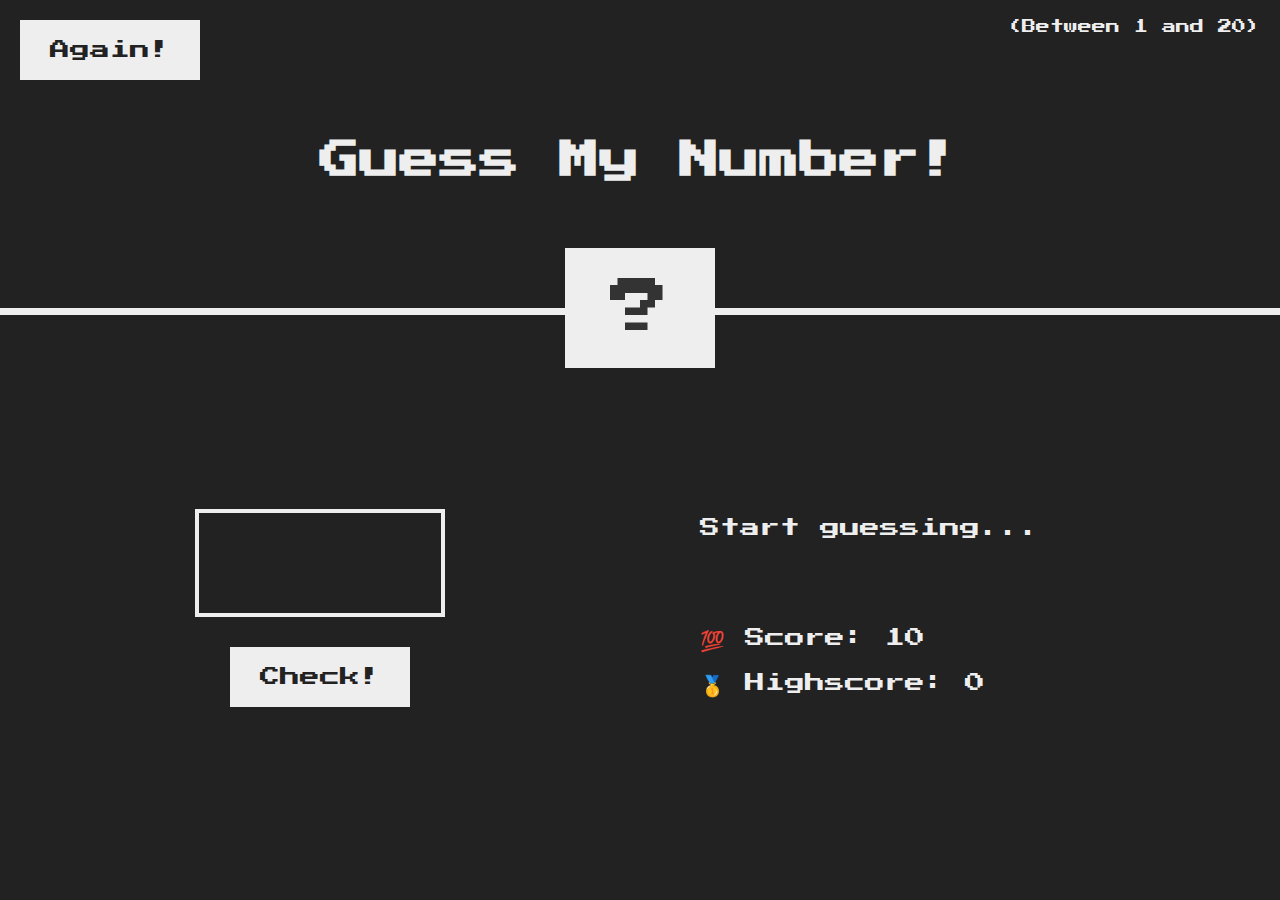
<file: GuessMyNumber/index.html>
<!DOCTYPE html>
<html lang="en">
<head>
    <meta charset="UTF-8">
    <meta name="viewport" content="width=device-width, initial-scale=1.0">
    <title>Guess My Number</title>
    <link rel="stylesheet" href="style.css">
</head>
<body>
    <header>
      <h1>Guess My Number!</h1>
      <p class="between">(Between 1 and 20)</p>
      <button class="btn again" onclick="gameInit()">Again!</button>
      <div class="number">?</div>
    </header>
    <main>
      <section class="left">
        <input type="number" class="guess" />
        <button class="btn check" onclick="checkGuess()">Check!</button>
      </section>
      <section class="right">
        <p class="message">Start guessing...</p>
        <p class="label-score">💯 Score: <span class="score">10</span></p>
        <p class="label-highscore">
          🥇 Highscore: <span class="highscore">0</span>
        </p>
      </section>
    </main>

    <script src="script.js"></script>
</body>
</html>
</file>
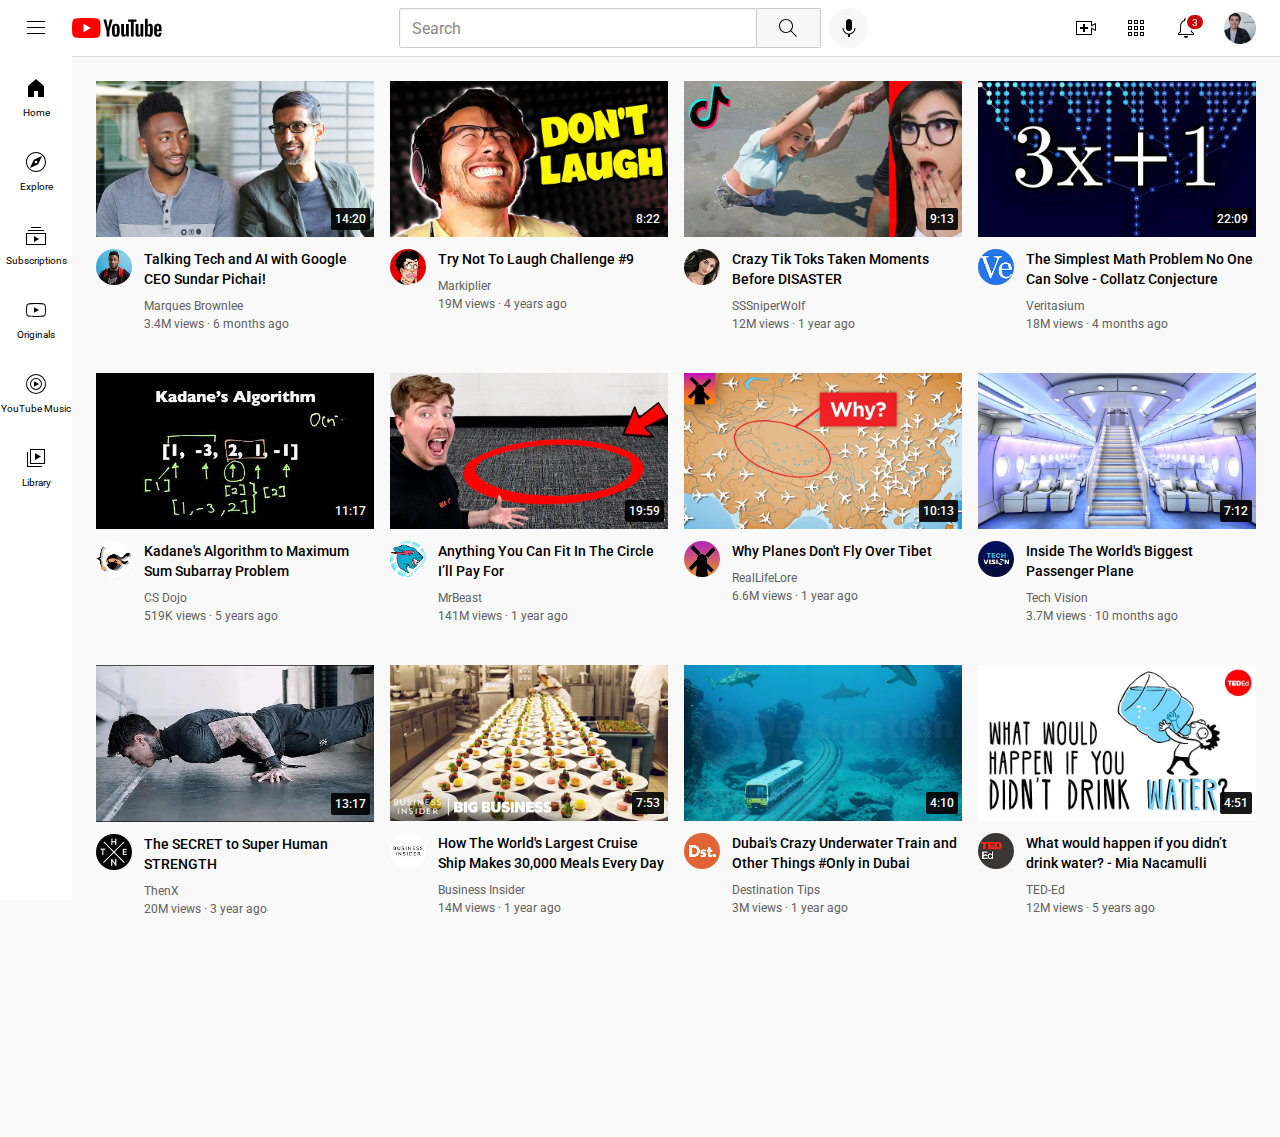
<file: htmlcss/youtube.html>
<!DOCTYPE html>
<html>
  <head>
    <title>YouTube Exercise</title>
    <link rel="preconnect" href="https://fonts.googleapis.com">
    <link rel="preconnect" href="https://fonts.gstatic.com" crossorigin>
    <link href="https://fonts.googleapis.com/css2?family=Roboto:wght@400;500&display=swap" rel="stylesheet">
    <link rel="stylesheet" href="style.css">
  </head>
  <body>
    <div class='Exercises-YouTube'>
      <header class='header'>
        <div class='left-section'>
          <img class='hamburger-menu' src='./icons/hamburger-menu.svg' />
          <img class='youtube-logo' src='./icons/youtube-logo.svg' />
        </div>

        <div class='middle-section'>
          <input class='search-bar' type='text' placeholder='Search' />
          <button class='search-button tooltip-container'>
            <img src='./icons/search.svg' />
            <div class='tooltip'>Search</div>
          </button>
          <button class='voice-search tooltip-container'>
            <img src='./icons/voice-search-icon.svg' />
            <div class='tooltip'>Search with your voice</div>
          </button>
        </div>

        <div class='right-section'>
          <div class='tooltip-container'>
            <img class='icon' src='./icons/upload.svg' />
            <div class='tooltip'>Create</div>
          </div>
          <div class='tooltip-container'>
            <img class='icon' src='./icons/youtube-apps.svg' />
            <div class='tooltip'>YouTube apps</div>
          </div>
          <div class='tooltip-container'>
            <img class='icon' src='./icons/notifications.svg' />
            <div class='notification-count'>3</div>
            <div class='tooltip'>Notifications</div>
          </div>
          <img class='my-channel' src='./channel-profile-pics/my-channel.jpeg' />
        </div>
      </header>

      <nav class='sidebar'>
        <div class='sidebar-link'>
          <img src='./icons/home.svg' />
          <div>Home</div>
        </div>
        <div class='sidebar-link'>
          <img src='./icons/explore.svg' />
          <div>Explore</div>
        </div>
        <div class='sidebar-link'>
          <img src='./icons/subscriptions.svg' />
          <div>Subscriptions</div>
        </div>
        <div class='sidebar-link'>
          <img src='./icons/originals.svg' />
          <div>Originals</div>
        </div>
        <div class='sidebar-link'>
          <img src='./icons/youtube-music.svg' />
          <div>YouTube Music</div>
        </div>
        <div class='sidebar-link'>
          <img src='./icons/library.svg' />
          <div>Library</div>
        </div>
      </nav>

      <main>
        <section class='video-grid'>
          <div class='video-card'>
            <div class='thumbnail-container'>
              <a href='https://www.youtube.com/watch?v=n2RNcPRtAiY'>
                <img class='thumbnail' src='./thumbnails/thumbnail-1.webp' />
              </a>
              <div class='video-time'>14:20</div>
            </div>
            <div class='video-info-grid'>
              <div class='channel-profile-pic'>
                <a href='https://www.youtube.com/c/mkbhd'>
                  <img src='./channel-profile-pics/channel-1.jpeg' />
                </a>
              </div>
              <div class='video-info'>
                <p class='video-title'>
                  <a class='video-link' href='https://www.youtube.com/watch?v=n2RNcPRtAiY'>
                    Talking Tech and AI with Google CEO Sundar Pichai!
                  </a>
                </p>
                <p class='channel-name'>
                  <a class='channel-link' href='https://www.youtube.com/c/mkbhd'>
                    Marques Brownlee
                  </a>
                </p>
                <p class='video-stats'>
                  3.4M views &#183; 6 months ago
                </p>
              </div>
            </div>
          </div>

          <div class='video-card'>
            <div class='thumbnail-container'>
              <a href='https://www.youtube.com/watch?v=mP0RAo9SKZk'>
                <img class='thumbnail' src='./thumbnails/thumbnail-2.webp' />
              </a>
              <div class='video-time'>8:22</div>
            </div>
            <div class='video-info-grid'>
              <div class='channel-profile-pic'>
                <a href='https://www.youtube.com/c/markiplier'>
                  <img src='./channel-profile-pics/channel-2.jpeg' />
                </a>
              </div>
              <div class='video-info'>
                <p class='video-title'>
                  <a class='video-link' href='https://www.youtube.com/watch?v=mP0RAo9SKZk'>
                    Try Not To Laugh Challenge #9
                  </a>
                </p>
                <p class='channel-name'>
                  <a class='channel-link' href='https://www.youtube.com/c/markiplier'>
                    Markiplier
                  </a>
                </p>
                <p class='video-stats'>
                  19M views &#183; 4 years ago
                </p>
              </div>
            </div>
          </div>

          <div class='video-card'>
            <div class='thumbnail-container'>
              <a href='https://www.youtube.com/watch?v=FgjPQQeTh1w'>
                <img class='thumbnail' src='./thumbnails/thumbnail-3.webp' />
              </a>
              <div class='video-time'>9:13</div>
            </div>
            <div class='video-info-grid'>
              <div class='channel-profile-pic'>
                <a href='https://www.youtube.com/user/SSSniperWolf'>
                  <img src='./channel-profile-pics/channel-3.jpeg' />
                </a>
              </div>
              <div class='video-info'>
                <p class='video-title'>
                  <a class='video-link' href='https://www.youtube.com/watch?v=FgjPQQeTh1w'>
                    Crazy Tik Toks Taken Moments Before DISASTER
                  </a>
                </p>
                <p class='channel-name'>
                  <a class='channel-link' href='https://www.youtube.com/user/SSSniperWolf'>
                    SSSniperWolf
                  </a>
                </p>
                <p class='video-stats'>
                  12M views &#183; 1 year ago
                </p>
              </div>
            </div>
          </div>

          <div class='video-card'>
            <div class='thumbnail-container'>
              <a href='https://www.youtube.com/watch?v=094y1Z2wpJg'>
                <img class='thumbnail' src='./thumbnails/thumbnail-4.webp' />
              </a>
              <div class='video-time'>22:09</div>
            </div>
            <div class='video-info-grid'>
              <div class='channel-profile-pic'>
                <a href='https://www.youtube.com/c/veritasium'>
                  <img src='./channel-profile-pics/channel-4.jpeg' />
                </a>
              </div>
              <div class='video-info'>
                <p class='video-title'>
                  <a class='video-link' href='https://www.youtube.com/watch?v=094y1Z2wpJg'>
                    The Simplest Math Problem No One Can Solve - Collatz Conjecture
                  </a>
                </p>
                <p class='channel-name'>
                  <a class='channel-link' href='https://www.youtube.com/c/veritasium'>
                    Veritasium
                  </a>
                </p>
                <p class='video-stats'>
                  18M views &#183; 4 months ago
                </p>
              </div>
            </div>
          </div>

          <div class='video-card'>
            <div class='thumbnail-container'>
              <a href='https://www.youtube.com/watch?v=86CQq3pKSUw'>
                <img class='thumbnail' src='./thumbnails/thumbnail-5.webp' />
              </a>
              <div class='video-time'>11:17</div>
            </div>
            <div class='video-info-grid'>
              <div class='channel-profile-pic'>
                <a href='https://www.youtube.com/c/CSDojo'>
                  <img src='./channel-profile-pics/channel-5.jpeg' />
                </a>
              </div>
              <div class='video-info'>
                <p class='video-title'>
                  <a class='video-link' href='https://www.youtube.com/watch?v=86CQq3pKSUw'>
                    Kadane's Algorithm to Maximum Sum Subarray Problem
                  </a>
                </p>
                <p class='channel-name'>
                  <a class='channel-link' href='https://www.youtube.com/c/CSDojo'>
                    CS Dojo
                  </a>
                </p>
                <p class='video-stats'>
                  519K views &#183; 5 years ago
                </p>
              </div>
            </div>
          </div>

          <div class='video-card'>
            <div class='thumbnail-container'>
              <a href='https://www.youtube.com/watch?v=yXWw0_UfSFg'>
                <img class='thumbnail' src='./thumbnails/thumbnail-6.webp' />
              </a>
              <div class='video-time'>19:59</div>
            </div>
            <div class='video-info-grid'>
              <div class='channel-profile-pic'>
                <a href='https://www.youtube.com/channel/UCX6OQ3DkcsbYNE6H8uQQuVA'>
                  <img src='./channel-profile-pics/channel-6.jpeg' />
                </a>
              </div>
              <div class='video-info'>
                <p class='video-title'>
                  <a class='video-link' href='https://www.youtube.com/watch?v=yXWw0_UfSFg'>
                    Anything You Can Fit In The Circle I’ll Pay For
                  </a>
                </p>
                <p class='channel-name'>
                  <a class='channel-link' href='https://www.youtube.com/channel/UCX6OQ3DkcsbYNE6H8uQQuVA'>
                    MrBeast
                  </a>
                </p>
                <p class='video-stats'>
                  141M views &#183; 1 year ago
                </p>
              </div>
            </div>
          </div>

          <div class='video-card'>
            <div class='thumbnail-container'>
              <a href='https://www.youtube.com/watch?v=fNVa1qMbF9Y'>
                <img class='thumbnail' src='./thumbnails/thumbnail-7.webp' />
              </a>
              <div class='video-time'>10:13</div>
            </div>
            <div class='video-info-grid'>
              <div class='channel-profile-pic'>
                <a href='https://www.youtube.com/channel/UCP5tjEmvPItGyLhmjdwP7Ww'>
                  <img src='./channel-profile-pics/channel-7.jpeg' />
                </a>
              </div>
              <div class='video-info'>
                <p class='video-title'>
                  <a class='video-link' href='https://www.youtube.com/watch?v=fNVa1qMbF9Y'>
                    Why Planes Don't Fly Over Tibet
                  </a>
                </p>
                <p class='channel-name'>
                  <a class='channel-link' href='https://www.youtube.com/channel/UCP5tjEmvPItGyLhmjdwP7Ww'>
                    RealLifeLore
                  </a>
                </p>
                <p class='video-stats'>
                  6.6M views &#183; 1 year ago
                </p>
              </div>
            </div>
          </div>

          <div class='video-card'>
            <div class='thumbnail-container'>
              <a href='https://www.youtube.com/watch?v=lFm4EM1juls'>
                <img class='thumbnail' src='./thumbnails/thumbnail-8.webp' />
              </a>
              <div class='video-time'>7:12</div>
            </div>
            <div class='video-info-grid'>
              <div class='channel-profile-pic'>
                <a href='https://www.youtube.com/channel/UCHAK6CyegY22Zj2GWrcaIxg'>
                  <img src='./channel-profile-pics/channel-8.jpeg' />
                </a>
              </div>
              <div class='video-info'>
                <p class='video-title'>
                  <a class='video-link' href='https://www.youtube.com/watch?v=lFm4EM1juls'>
                    Inside The World's Biggest Passenger Plane
                  </a>
                </p>
                <p class='channel-name'>
                  <a class='channel-link' href='https://www.youtube.com/channel/UCHAK6CyegY22Zj2GWrcaIxg'>
                    Tech Vision
                  </a>
                </p>
                <p class='video-stats'>
                  3.7M views &#183; 10 months ago
                </p>
              </div>
            </div>
          </div>

          <div class='video-card'>
            <div class='thumbnail-container'>
              <a href='https://www.youtube.com/watch?v=ixmxOlcrlUc'>
                <img class='thumbnail' src='./thumbnails/thumbnail-9.webp' />
              </a>
              <div class='video-time'>13:17</div>
            </div>
            <div class='video-info-grid'>
              <div class='channel-profile-pic'>
                <a href='https://www.youtube.com/c/OFFICIALTHENXSTUDIOS'>
                  <img src='./channel-profile-pics/channel-9.jpeg' />
                </a>
              </div>
              <div class='video-info'>
                <p class='video-title'>
                  <a class='video-link' href='https://www.youtube.com/watch?v=ixmxOlcrlUc'>
                    The SECRET to Super Human STRENGTH
                  </a>
                </p>
                <p class='channel-name'>
                  <a class='channel-link' href='https://www.youtube.com/c/OFFICIALTHENXSTUDIOS'>
                    ThenX
                  </a>
                </p>
                <p class='video-stats'>
                  20M views &#183; 3 year ago
                </p>
              </div>
            </div>
          </div>

          <div class='video-card'>
            <div class='thumbnail-container'>
              <a href='https://www.youtube.com/watch?v=R2vXbFp5C9o'>
                <img class='thumbnail' src='./thumbnails/thumbnail-10.webp' />
              </a>
              <div class='video-time'>7:53</div>
            </div>
            <div class='video-info-grid'>
              <div class='channel-profile-pic'>
                <a href='https://www.youtube.com/user/businessinsider'>
                  <img src='./channel-profile-pics/channel-10.jpeg' />
                </a>
              </div>
              <div class='video-info'>
                <p class='video-title'>
                  <a class='video-link' href='https://www.youtube.com/watch?v=R2vXbFp5C9o'>
                    How The World's Largest Cruise Ship Makes 30,000 Meals Every Day
                  </a>
                </p>
                <p class='channel-name'>
                  <a class='channel-link' href='https://www.youtube.com/user/businessinsider'>
                    Business Insider
                  </a>
                </p>
                <p class='video-stats'>
                  14M views &#183; 1 year ago
                </p>
              </div>
            </div>
          </div>

          <div class='video-card'>
            <div class='thumbnail-container'>
              <a href='https://www.youtube.com/watch?v=0nZuYyXET3s'>
                <img class='thumbnail' src='./thumbnails/thumbnail-11.webp' />
              </a>
              <div class='video-time'>4:10</div>
            </div>
            <div class='video-info-grid'>
              <div class='channel-profile-pic'>
                <a href='https://www.youtube.com/c/Destinationtips'>
                  <img src='./channel-profile-pics/channel-11.jpeg' />
                </a>
              </div>
              <div class='video-info'>
                <p class='video-title'>
                  <a class='video-link' href='https://www.youtube.com/watch?v=0nZuYyXET3s'>
                    Dubai's Crazy Underwater Train and Other Things #Only in Dubai
                  </a>
                </p>
                <p class='channel-name'>
                  <a class='channel-link' href='https://www.youtube.com/c/Destinationtips'>
                    Destination Tips
                  </a>
                </p>
                <p class='video-stats'>
                  3M views &#183; 1 year ago
                </p>
              </div>
            </div>
          </div>

          <div class='video-card'>
            <div class='thumbnail-container'>
              <a href='https://www.youtube.com/watch?v=9iMGFqMmUFs'>
                <img class='thumbnail' src='./thumbnails/thumbnail-12.webp' />
              </a>
              <div class='video-time'>4:51</div>
            </div>
            <div class='video-info-grid'>
              <div class='channel-profile-pic'>
                <a href='https://www.youtube.com/teded'>
                  <img src='./channel-profile-pics/channel-12.jpeg' />
                </a>
              </div>
              <div class='video-info'>
                <p class='video-title'>
                  <a class='video-link' href='https://www.youtube.com/watch?v=9iMGFqMmUFs'>
                    What would happen if you didn’t drink water? - Mia Nacamulli
                  </a>
                </p>
                <p class='channel-name'>
                  <a class='channel-link' href='https://www.youtube.com/teded'>
                    TED-Ed
                  </a>
                </p>
                <p class='video-stats'>
                  12M views &#183; 5 years ago
                </p>
              </div>
            </div>
          </div>
        </section>
      </main>
    </div>
  </body>
</html>
</file>
<file: GuessMyNumber/style.css>
@import url('https://fonts.googleapis.com/css?family=Press+Start+2P&display=swap');

* {
  margin: 0;
  padding: 0;
  box-sizing: inherit;
}

html {
  font-size: 62.5%;
  box-sizing: border-box;
}

body {
  font-family: 'Press Start 2P', sans-serif;
  color: #eee;
  background-color: #222;
  /* background-color: #60b347; */
}

/* LAYOUT */
header {
  position: relative;
  height: 35vh;
  border-bottom: 7px solid #eee;
}

main {
  height: 65vh;
  color: #eee;
  display: flex;
  align-items: center;
  justify-content: space-around;
}

.left {
  width: 52rem;
  display: flex;
  flex-direction: column;
  align-items: center;
}

.right {
  width: 52rem;
  font-size: 2rem;
}

/* ELEMENTS STYLE */
h1 {
  font-size: 4rem;
  text-align: center;
  position: absolute;
  width: 100%;
  top: 52%;
  left: 50%;
  transform: translate(-50%, -50%);
}

.number {
  background: #eee;
  color: #333;
  font-size: 6rem;
  width: 15rem;
  padding: 3rem 0rem;
  text-align: center;
  position: absolute;
  bottom: 0;
  left: 50%;
  transform: translate(-50%, 50%);
}

.between {
  font-size: 1.4rem;
  position: absolute;
  top: 2rem;
  right: 2rem;
}

.again {
  position: absolute;
  top: 2rem;
  left: 2rem;
}

.guess {
  background: none;
  border: 4px solid #eee;
  font-family: inherit;
  color: inherit;
  font-size: 5rem;
  padding: 2.5rem;
  width: 25rem;
  text-align: center;
  display: block;
  margin-bottom: 3rem;
}

.btn {
  border: none;
  background-color: #eee;
  color: #222;
  font-size: 2rem;
  font-family: inherit;
  padding: 2rem 3rem;
  cursor: pointer;
}

.btn:hover {
  background-color: #ccc;
}

.message {
  margin-bottom: 8rem;
  height: 3rem;
}

.label-score {
  margin-bottom: 2rem;
}
</file>
<file: htmlcss/style.css>
* {
        box-sizing: border-box;
      }

      body {
        margin: 0;
      }

      .Exercises-YouTube {
        font-family: Roboto, Arial, sans-serif;
        padding-top: 57px;
        padding-left: 72px;
        background-color: rgb(249, 249, 249);
      }

      .header {
        display: flex;
        height: 57px;
        border-bottom: 1px solid rgb(222, 222, 222);
        margin-bottom: 20px;
        justify-content: space-between;
        align-items: center;

        position: fixed;
        top: 0;
        left: 0;
        right: 0;
        background-color: white;

        z-index: 100;
      }

      .left-section {
        display: flex;
        align-items: center;
      }

      .left-section .hamburger-menu {
        height: 24px;
        margin-left: 24px;
        margin-right: 24px;
        cursor: pointer;
      }

      .left-section .youtube-logo {
        height: 20px;
        cursor: pointer;
      }

      .middle-section {
        display: flex;
        align-items: center;
        flex: 1;
        max-width: 470px;
        margin-left: 60px;
      }

      .middle-section .search-button img {
        height: 24px;
      }

      .middle-section .voice-search {
        cursor: pointer;
        height: 40px;
        width: 40px;
        border-radius: 20px;
        border: none;
        background-color: rgb(248, 248, 248);

        display: flex;
        justify-content: center;
        align-items: center;
      }

      .middle-section .voice-search img {
        height: 24px;
      }

      .right-section {
        display: flex;
        align-items: center;
        width: 182px;
        justify-content: space-between;
        margin-right: 24px;
        margin-left: 29px;
        flex-shrink: 0;
      }

      .right-section .icon {
        cursor: pointer;
        height: 24px;
      }

      .right-section .my-channel {
        height: 32px;
        cursor: pointer;
      }

      .notification-count {
        background-color: rgb(204, 0, 0);
        border-radius: 80px;
        position: absolute;
        top: -3px;
        right: -7px;
        color: white;
        border: 2px solid white;
        display: flex;
        justify-content: center;
        align-items: center;
        font-size: 10px;
        padding: 1.5px 5px;
        pointer-events: none;
      }

      .search-bar {
        font-family: Roboto, Arial, sans-serif;
        height: 40px;
        flex: 1;
        width: 0;
        min-width: 0;
        padding-left: 12px;
        font-size: 16px;
        -webkit-font-smoothing: antialiased;

        border: 1px solid rgb(204, 204, 204);
        border-top-left-radius: 2px;
        border-bottom-left-radius: 2px;

        box-shadow: inset 0px 1px 2px rgb(238, 238, 238)
      }

      .search-bar:focus {
        outline: 1px solid rgb(31, 92, 198);
        outline-offset: -1px;
      }

      .search-bar::placeholder {
        color: rgb(136, 136, 136);
        font-size: 16px;
        -webkit-font-smoothing: antialiased;
      }

      .search-button {
        height: 40px;
        width: 64px;

        border: 1px solid rgb(204, 204, 204);
        border-left: none;
        border-top-right-radius: 2px;
        border-bottom-right-radius: 2px;

        background-color: rgb(247, 247, 247);
        cursor: pointer;
        margin-right: 8px;

        display: flex;
        align-items: center;
        justify-content: center;
      }

      .search-button:hover {
        background-color: rgb(239, 239, 239);
      }

      .search-button:active {
        background-color: rgb(232, 232, 232);
      }

      .sidebar {
        position: fixed;
        left: 0;
        top: 56px;
        bottom: 0;

        background-color: white;
        width: 72px;
        padding-top: 4px;

        z-index: 200;
      }

      .sidebar-link {
        font-size: 10px;
        height: 74px;

        display: flex;
        flex-direction: column;
        justify-content: center;
        align-items: center;

        cursor: pointer;
      }

      .sidebar-link:hover {
        background-color: rgb(238, 238, 238);
      }

      .sidebar-link img {
        height: 24px;
        margin-bottom: 6.5px;
      }

      .tooltip {
        background-color: rgba(96, 96, 96, 0.9);
        color: white;
        font-size: 12px;
        padding: 8px;
        border-radius: 2px;
        position: absolute;

        bottom: -50px;

        opacity: 0;
        transition: opacity 0.15s;
        pointer-events: none;
        white-space: nowrap;
      }

      .tooltip-container {
        position: relative;
        display: flex;
        justify-content: center;
      }

      .tooltip-container:hover .tooltip {
        opacity: 1;
      }

      main {
        min-height: 120vh;
      }

      .video-grid {
        display: grid;
        grid-template-columns: 1fr 1fr;
        column-gap: 8px;
        row-gap: 22px;
        padding: 20px;
      }

      @media (min-width: 870px) and (max-width: 1124px) {
        .video-grid {
          grid-template-columns: 1fr 1fr 1fr;
        }
      }

      @media (min-width: 1125px) {
        .video-grid {
          grid-template-columns: 1fr 1fr 1fr 1fr;
        }
      }

      .thumbnail {
        width: 100%;
      }

      .video-title {
        margin-top: 8px;
        font-size: 14px;
        font-weight: 500;
        width: 100%;
        line-height: 20px;
        margin-bottom: 0;

        overflow: hidden;
        display: -webkit-box;
        -webkit-line-clamp: 2;
        -webkit-box-orient: vertical;
        text-overflow: ellipsis;
      }

      .channel-name,
      .video-stats {
        font-size: 12px;
        color: rgb(96, 96, 96);
      }

      .channel-name {
        margin-top: 10px;
        margin-bottom: 0;
      }

      .video-stats {
        margin-top: 4px;
      }

      .channel-link {
        text-decoration: none;
        color: inherit;
      }

      .video-link {
        text-decoration: none;
        color: black;
      }

      .video-card {
        padding: 4px;
        vertical-align: top;
      }

      .video-info-grid {
        display: grid;
        grid-template-columns: 48px 1fr;
      }

      .channel-profile-pic img {
        width: 36px;
        border-radius: 36px;
        margin-top: 8px;
      }

      .thumbnail-container {
        position: relative;
      }

      .video-time {
        position: absolute;
        bottom: 11px;
        right: 4px;

        color: white;
        background-color: rgba(0, 0, 0, 0.9);
        font-size: 12px;
        padding: 4px;
        border-radius: 2px;
        font-weight: 500;
      }
</file>
